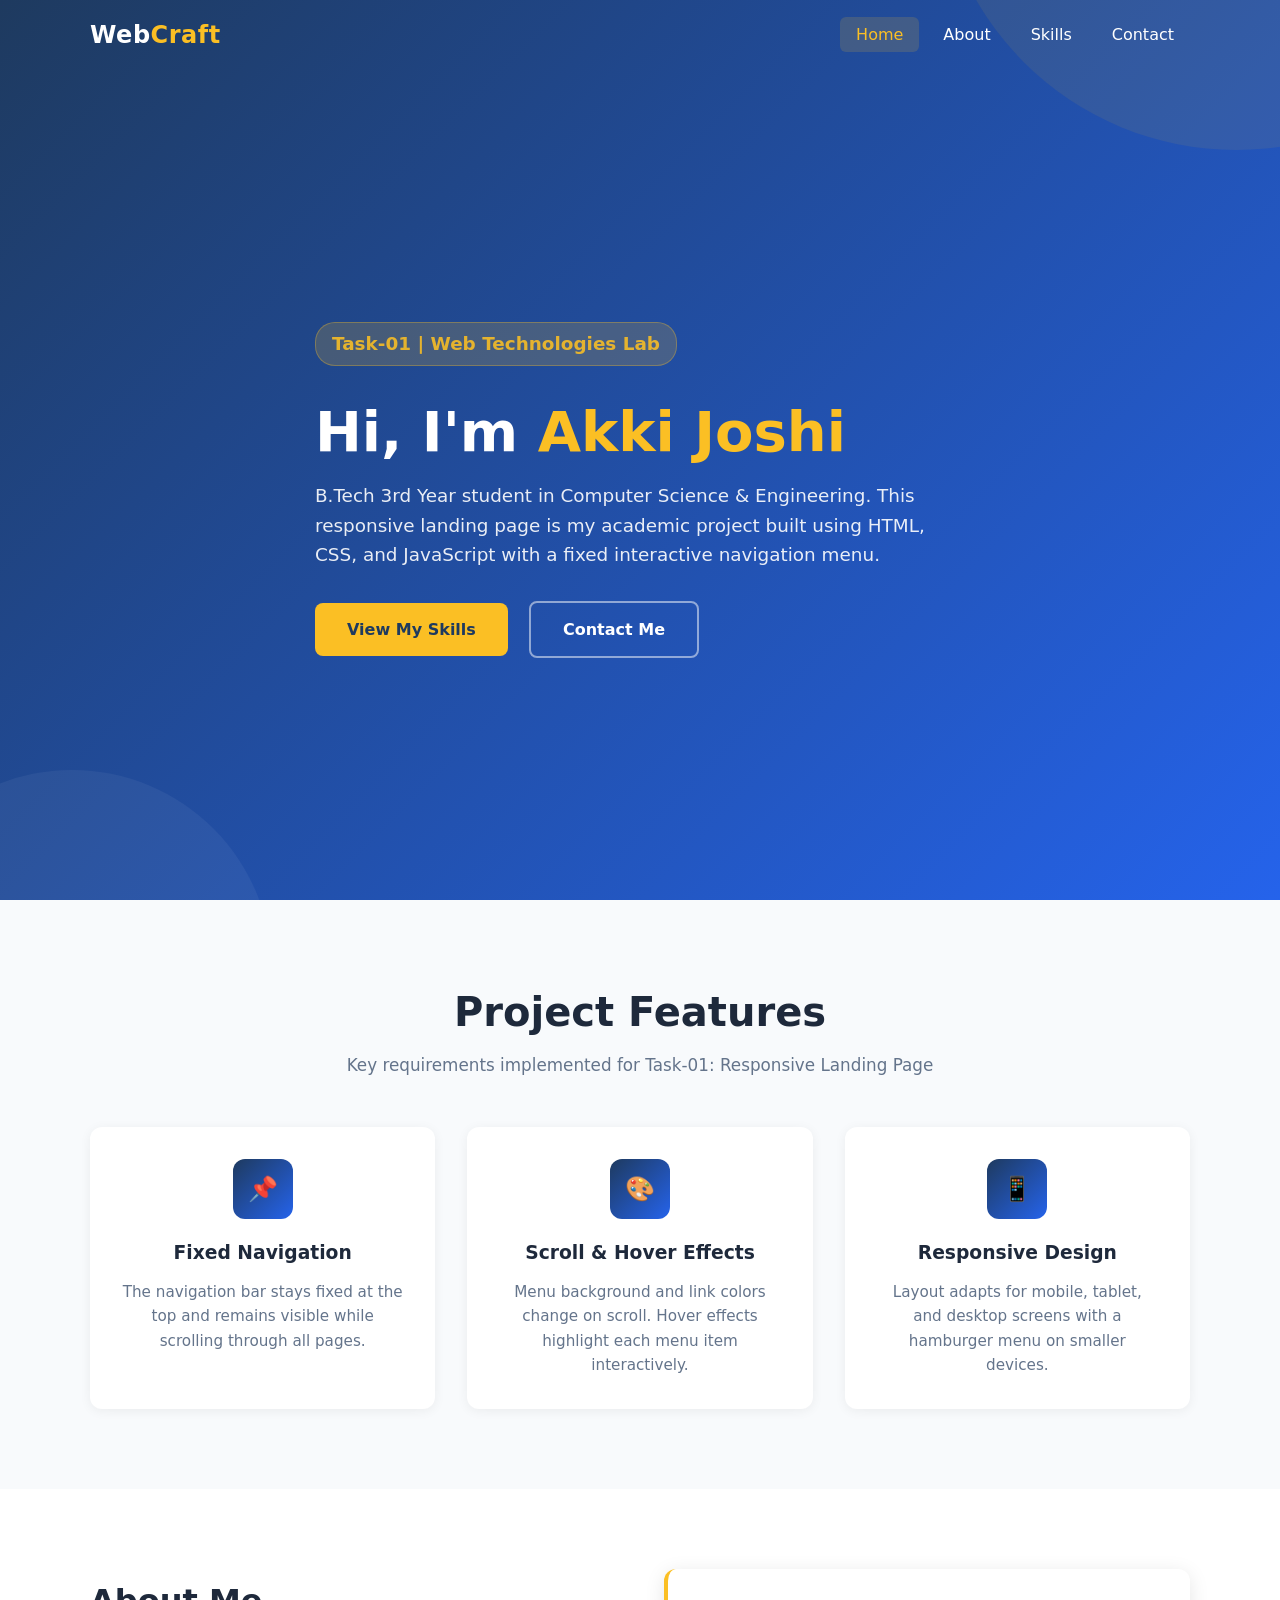
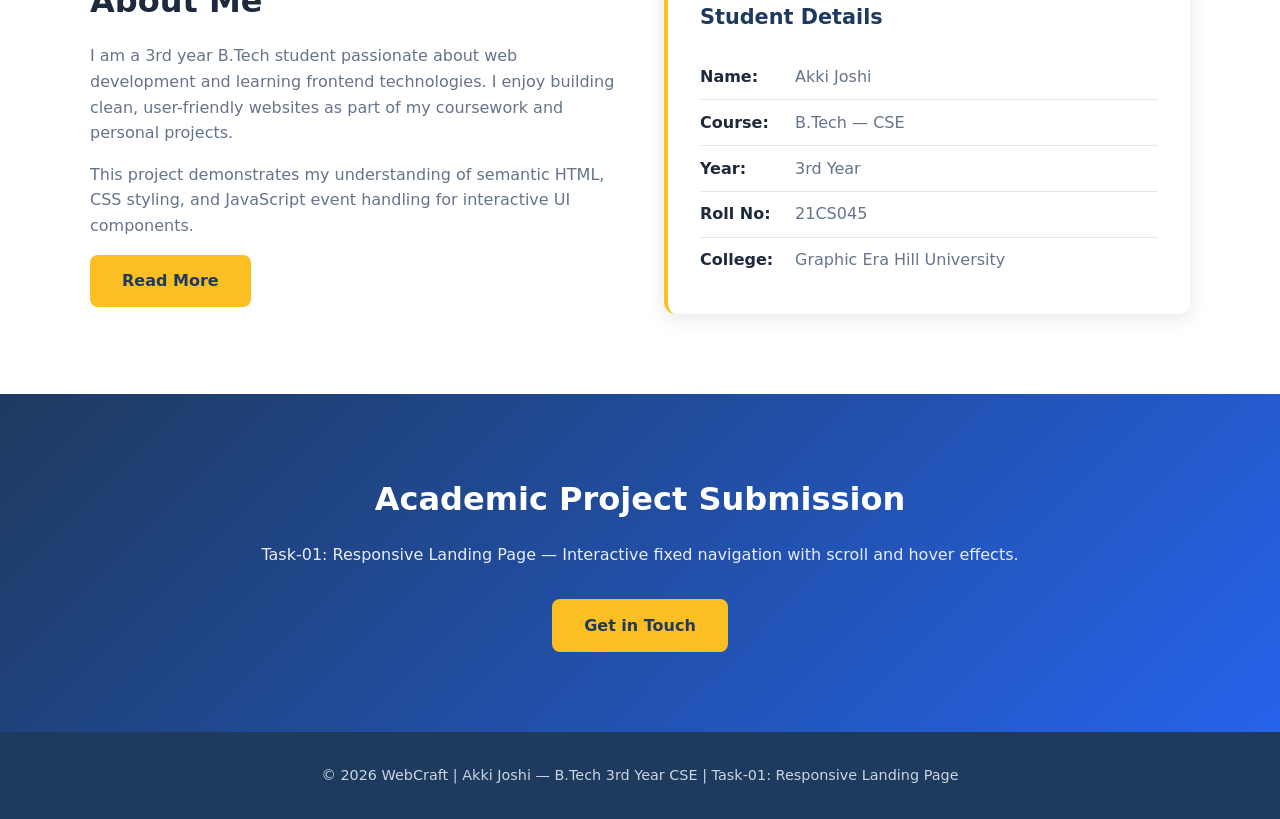
<file: index.html>
<!DOCTYPE html>
<html lang="en">
<head>
  <meta charset="UTF-8">
  <meta name="viewport" content="width=device-width, initial-scale=1.0">
  <title>WebCraft | B.Tech 3rd Year — Responsive Landing Page</title>
  <link rel="stylesheet" href="styles.css">
</head>
<body>

  <!-- Fixed Navigation Menu -->
  <nav class="navbar" id="navbar">
    <div class="nav-container">
      <a href="index.html" class="logo">Web<span>Craft</span></a>

      <button class="hamburger" id="hamburger" aria-label="Toggle menu">
        <span></span>
        <span></span>
        <span></span>
      </button>

      <ul class="nav-menu" id="nav-menu">
        <li><a href="index.html" class="nav-link">Home</a></li>
        <li><a href="about.html" class="nav-link">About</a></li>
        <li><a href="skills.html" class="nav-link">Skills</a></li>
        <li><a href="contact.html" class="nav-link">Contact</a></li>
      </ul>
    </div>
  </nav>

  <!-- Hero Section -->
  <header class="hero">
    <div class="container hero-content">
      <p class="hero-badge">Task-01 | Web Technologies Lab</p>
      <h1>Hi, I'm <span>Akki Joshi</span></h1>
      <p>B.Tech 3rd Year student in Computer Science & Engineering. This responsive landing page is my academic project built using HTML, CSS, and JavaScript with a fixed interactive navigation menu.</p>
      <a href="skills.html" class="btn btn-primary">View My Skills</a>
      <a href="contact.html" class="btn btn-outline">Contact Me</a>
    </div>
  </header>

  <!-- Project Features Section -->
  <section class="features" id="features">
    <div class="container">
      <h2 class="section-title">Project Features</h2>
      <p class="section-subtitle">Key requirements implemented for Task-01: Responsive Landing Page</p>

      <div class="features-grid">
        <div class="feature-card">
          <div class="feature-icon">&#128204;</div>
          <h3>Fixed Navigation</h3>
          <p>The navigation bar stays fixed at the top and remains visible while scrolling through all pages.</p>
        </div>
        <div class="feature-card">
          <div class="feature-icon">&#127912;</div>
          <h3>Scroll & Hover Effects</h3>
          <p>Menu background and link colors change on scroll. Hover effects highlight each menu item interactively.</p>
        </div>
        <div class="feature-card">
          <div class="feature-icon">&#128241;</div>
          <h3>Responsive Design</h3>
          <p>Layout adapts for mobile, tablet, and desktop screens with a hamburger menu on smaller devices.</p>
        </div>
      </div>
    </div>
  </section>

  <!-- About Preview -->
  <section class="about-section">
    <div class="container about-preview">
      <div>
        <h2>About Me</h2>
        <p>I am a 3rd year B.Tech student passionate about web development and learning frontend technologies. I enjoy building clean, user-friendly websites as part of my coursework and personal projects.</p>
        <p>This project demonstrates my understanding of semantic HTML, CSS styling, and JavaScript event handling for interactive UI components.</p>
        <a href="about.html" class="btn btn-primary">Read More</a>
      </div>
      <div class="student-card">
        <h3>Student Details</h3>
        <ul class="info-list">
          <li><strong>Name:</strong> Akki Joshi</li>
          <li><strong>Course:</strong> B.Tech — CSE</li>
          <li><strong>Year:</strong> 3rd Year</li>
          <li><strong>Roll No:</strong> 21CS045</li>
          <li><strong>College:</strong> Graphic Era Hill University</li>
        </ul>
      </div>
    </div>
  </section>

  <!-- Call to Action -->
  <section class="cta">
    <div class="container">
      <h2>Academic Project Submission</h2>
      <p>Task-01: Responsive Landing Page — Interactive fixed navigation with scroll and hover effects.</p>
      <a href="contact.html" class="btn btn-primary">Get in Touch</a>
    </div>
  </section>

  <footer>
    <div class="container">
      <p>&copy; 2026 WebCraft | Akki Joshi — B.Tech 3rd Year CSE | Task-01: Responsive Landing Page</p>
    </div>
  </footer>

  <script src="main.js"></script>
</body>
</html>
</file>
<file: styles.css>
/* ===== CSS Variables ===== */
:root {
  --nav-bg: transparent;
  --nav-bg-scrolled: rgba(15, 23, 42, 0.95);
  --nav-text: #ffffff;
  --nav-text-hover: #fbbf24;
  --nav-link-hover-bg: rgba(251, 191, 36, 0.15);
  --accent: #fbbf24;
  --primary: #1e3a5f;
  --primary-light: #2563eb;
  --text-dark: #1e293b;
  --text-muted: #64748b;
  --section-bg: #f8fafc;
  --shadow: 0 4px 20px rgba(0, 0, 0, 0.1);
  --transition: 0.3s ease;
}

/* ===== Reset & Base ===== */
*,
*::before,
*::after {
  margin: 0;
  padding: 0;
  box-sizing: border-box;
}

html {
  scroll-behavior: smooth;
}

body {
  font-family: "Segoe UI", system-ui, -apple-system, sans-serif;
  line-height: 1.6;
  color: var(--text-dark);
  background: #fff;
}

a {
  text-decoration: none;
  color: inherit;
}

ul {
  list-style: none;
}

img {
  max-width: 100%;
  display: block;
}

.container {
  width: min(1100px, 92%);
  margin: 0 auto;
}

/* ===== Fixed Navigation ===== */
.navbar {
  position: fixed;
  top: 0;
  left: 0;
  width: 100%;
  z-index: 1000;
  padding: 1rem 0;
  background: var(--nav-bg);
  transition: background var(--transition), box-shadow var(--transition), padding var(--transition);
}

.navbar.scrolled {
  background: var(--nav-bg-scrolled);
  box-shadow: var(--shadow);
  padding: 0.65rem 0;
  backdrop-filter: blur(10px);
}

.nav-container {
  width: min(1100px, 92%);
  margin: 0 auto;
  display: flex;
  align-items: center;
  justify-content: space-between;
}

.logo {
  font-size: 1.5rem;
  font-weight: 700;
  color: var(--nav-text);
  letter-spacing: 0.5px;
  transition: color var(--transition);
}

.navbar.scrolled .logo {
  color: #fff;
}

.logo span {
  color: var(--accent);
}

.nav-menu {
  display: flex;
  align-items: center;
  gap: 0.5rem;
}

.nav-link {
  color: var(--nav-text);
  font-weight: 500;
  padding: 0.5rem 1rem;
  border-radius: 6px;
  transition: color var(--transition), background var(--transition), transform var(--transition);
}

.nav-link:hover,
.nav-link.active {
  color: var(--nav-text-hover);
  background: var(--nav-link-hover-bg);
  transform: translateY(-1px);
}

.navbar.scrolled .nav-link {
  color: #e2e8f0;
}

.navbar.scrolled .nav-link:hover,
.navbar.scrolled .nav-link.active {
  color: var(--accent);
  background: rgba(251, 191, 36, 0.12);
}

/* Hamburger Menu (Mobile) */
.hamburger {
  display: none;
  flex-direction: column;
  gap: 5px;
  cursor: pointer;
  padding: 4px;
  background: none;
  border: none;
}

.hamburger span {
  display: block;
  width: 26px;
  height: 3px;
  background: var(--nav-text);
  border-radius: 2px;
  transition: transform var(--transition), opacity var(--transition);
}

.hamburger.active span:nth-child(1) {
  transform: translateY(8px) rotate(45deg);
}

.hamburger.active span:nth-child(2) {
  opacity: 0;
}

.hamburger.active span:nth-child(3) {
  transform: translateY(-8px) rotate(-45deg);
}

/* ===== Hero Section ===== */
.hero {
  min-height: 100vh;
  display: flex;
  align-items: center;
  background: linear-gradient(135deg, var(--primary) 0%, var(--primary-light) 100%);
  color: #fff;
  padding-top: 80px;
  position: relative;
  overflow: hidden;
}

.hero::before {
  content: "";
  position: absolute;
  top: -50%;
  right: -20%;
  width: 600px;
  height: 600px;
  background: rgba(251, 191, 36, 0.08);
  border-radius: 50%;
}

.hero::after {
  content: "";
  position: absolute;
  bottom: -30%;
  left: -10%;
  width: 400px;
  height: 400px;
  background: rgba(255, 255, 255, 0.05);
  border-radius: 50%;
}

.hero-content {
  position: relative;
  z-index: 1;
  max-width: 650px;
}

.hero-badge {
  display: inline-block;
  background: rgba(251, 191, 36, 0.2);
  color: var(--accent);
  padding: 0.4rem 1rem;
  border-radius: 20px;
  font-size: 0.9rem;
  font-weight: 600;
  margin-bottom: 1rem;
  border: 1px solid rgba(251, 191, 36, 0.35);
}

.hero h1 {
  font-size: clamp(2.2rem, 5vw, 3.5rem);
  line-height: 1.2;
  margin-bottom: 1rem;
}

.hero h1 span {
  color: var(--accent);
}

.hero p {
  font-size: 1.15rem;
  opacity: 0.9;
  margin-bottom: 2rem;
}

.btn {
  display: inline-block;
  padding: 0.85rem 2rem;
  border-radius: 8px;
  font-weight: 600;
  font-size: 1rem;
  transition: transform var(--transition), box-shadow var(--transition);
  cursor: pointer;
  border: none;
}

.btn-primary {
  background: var(--accent);
  color: var(--primary);
}

.btn-primary:hover {
  transform: translateY(-2px);
  box-shadow: 0 6px 20px rgba(251, 191, 36, 0.4);
}

.btn-outline {
  background: transparent;
  color: #fff;
  border: 2px solid rgba(255, 255, 255, 0.5);
  margin-left: 1rem;
}

.btn-outline:hover {
  border-color: var(--accent);
  color: var(--accent);
  transform: translateY(-2px);
}

/* ===== Sections ===== */
section {
  padding: 5rem 0;
}

.section-title {
  text-align: center;
  font-size: clamp(1.8rem, 4vw, 2.5rem);
  margin-bottom: 0.5rem;
  color: var(--text-dark);
}

.section-subtitle {
  text-align: center;
  color: var(--text-muted);
  margin-bottom: 3rem;
  font-size: 1.05rem;
}

/* Features */
.features {
  background: var(--section-bg);
}

.features-grid {
  display: grid;
  grid-template-columns: repeat(auto-fit, minmax(280px, 1fr));
  gap: 2rem;
}

.feature-card {
  background: #fff;
  padding: 2rem;
  border-radius: 12px;
  box-shadow: 0 2px 12px rgba(0, 0, 0, 0.06);
  transition: transform var(--transition), box-shadow var(--transition);
  text-align: center;
}

.feature-card:hover {
  transform: translateY(-5px);
  box-shadow: var(--shadow);
}

.feature-icon {
  width: 60px;
  height: 60px;
  background: linear-gradient(135deg, var(--primary), var(--primary-light));
  border-radius: 12px;
  display: flex;
  align-items: center;
  justify-content: center;
  margin: 0 auto 1.2rem;
  font-size: 1.5rem;
  color: #fff;
  font-weight: 700;
}

.feature-card h3 {
  margin-bottom: 0.75rem;
  color: var(--text-dark);
}

.feature-card p {
  color: var(--text-muted);
  font-size: 0.95rem;
}

/* About Preview */
.about-preview {
  display: grid;
  grid-template-columns: 1fr 1fr;
  gap: 3rem;
  align-items: center;
}

.student-card {
  background: #fff;
  padding: 2rem;
  border-radius: 12px;
  box-shadow: var(--shadow);
  border-left: 4px solid var(--accent);
}

.student-card h3 {
  margin-bottom: 1.25rem;
  color: var(--primary);
  font-size: 1.3rem;
}

.info-list li {
  padding: 0.6rem 0;
  border-bottom: 1px solid #e2e8f0;
  color: var(--text-muted);
}

.info-list li:last-child {
  border-bottom: none;
}

.info-list strong {
  color: var(--text-dark);
  display: inline-block;
  min-width: 90px;
}

.about-preview h2 {
  font-size: 2rem;
  margin-bottom: 1rem;
}

.about-preview p {
  color: var(--text-muted);
  margin-bottom: 1rem;
}

/* CTA */
.cta {
  background: linear-gradient(135deg, var(--primary), var(--primary-light));
  color: #fff;
  text-align: center;
}

.cta h2 {
  font-size: 2rem;
  margin-bottom: 1rem;
}

.cta p {
  opacity: 0.9;
  margin-bottom: 2rem;
}

/* Page Header (for inner pages) */
.page-header {
  background: linear-gradient(135deg, var(--primary), var(--primary-light));
  color: #fff;
  padding: 8rem 0 4rem;
  text-align: center;
}

.page-header h1 {
  font-size: clamp(2rem, 4vw, 3rem);
  margin-bottom: 0.5rem;
}

.page-header p {
  opacity: 0.85;
  font-size: 1.1rem;
}

/* Content sections for inner pages */
.content-section {
  padding: 4rem 0;
}

.content-section:nth-child(even) {
  background: var(--section-bg);
}

.content-grid {
  display: grid;
  grid-template-columns: repeat(auto-fit, minmax(300px, 1fr));
  gap: 2rem;
}

.content-card {
  background: #fff;
  padding: 2rem;
  border-radius: 12px;
  box-shadow: 0 2px 12px rgba(0, 0, 0, 0.06);
}

.content-card h3 {
  margin-bottom: 0.75rem;
  color: var(--primary);
}

.content-card p {
  color: var(--text-muted);
}

/* Contact Form */
.contact-form {
  max-width: 600px;
  margin: 0 auto;
}

.form-group {
  margin-bottom: 1.5rem;
}

.form-group label {
  display: block;
  margin-bottom: 0.5rem;
  font-weight: 500;
  color: var(--text-dark);
}

.form-group input,
.form-group textarea {
  width: 100%;
  padding: 0.85rem 1rem;
  border: 2px solid #e2e8f0;
  border-radius: 8px;
  font-size: 1rem;
  font-family: inherit;
  transition: border-color var(--transition);
}

.form-group input:focus,
.form-group textarea:focus {
  outline: none;
  border-color: var(--primary-light);
}

.form-group textarea {
  resize: vertical;
  min-height: 120px;
}

/* Footer */
footer {
  background: var(--primary);
  color: #cbd5e1;
  text-align: center;
  padding: 2rem 0;
  font-size: 0.9rem;
}

/* ===== Responsive ===== */
@media (max-width: 768px) {
  .hamburger {
    display: flex;
  }

  .nav-menu {
    position: fixed;
    top: 0;
    right: -100%;
    width: 75%;
    max-width: 300px;
    height: 100vh;
    background: var(--nav-bg-scrolled);
    flex-direction: column;
    justify-content: center;
    gap: 0;
    transition: right var(--transition);
    box-shadow: -4px 0 20px rgba(0, 0, 0, 0.2);
  }

  .nav-menu.active {
    right: 0;
  }

  .nav-link {
    width: 100%;
    text-align: center;
    padding: 1rem;
    font-size: 1.1rem;
  }

  .about-preview {
    grid-template-columns: 1fr;
  }

  .btn-outline {
    margin-left: 0;
    margin-top: 1rem;
  }

  .hero .btn {
    display: block;
    text-align: center;
  }
}

@media (max-width: 480px) {
  .hero h1 {
    font-size: 2rem;
  }

  section {
    padding: 3rem 0;
  }
}
</file>
